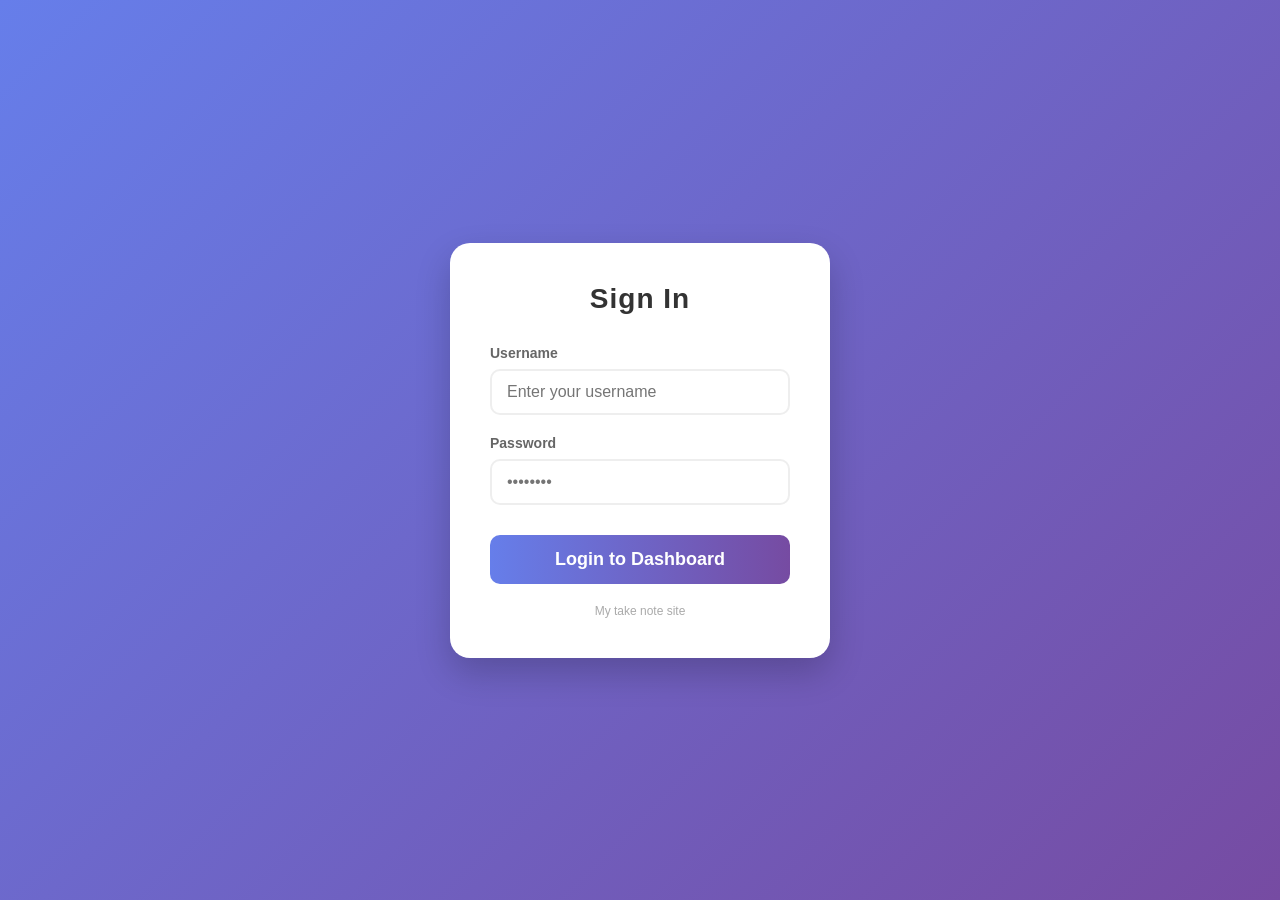
<file: templates/login.html>
<!DOCTYPE html>
<html lang="en">
<head>
    <meta charset="UTF-8">
    <meta name="viewport" content="width=device-width, initial-scale=1.0">
    <title>Login - World Tourist Admin</title>
    <style>
        /* Modern Reset and Font */
        * {
            box-sizing: border-box;
            margin: 0;
            padding: 0;
            font-family: 'Segoe UI', Tahoma, Geneva, Verdana, sans-serif;
        }

        body {
            /* Beautiful Blue-Purple Gradient */
            background: linear-gradient(135deg, #667eea 0%, #764ba2 100%);
            height: 100vh;
            display: flex;
            justify-content: center;
            align-items: center;
        }

        /* The Login Card */
        .login-card {
            background: white;
            padding: 40px;
            border-radius: 20px;
            box-shadow: 0 15px 35px rgba(0,0,0,0.2);
            width: 100%;
            max-width: 380px;
            text-align: center;
        }

        .login-card h2 {
            margin-bottom: 30px;
            color: #333;
            font-size: 28px;
            font-weight: 700;
            letter-spacing: 1px;
        }

        /* Input Grouping */
        .input-group {
            margin-bottom: 20px;
            text-align: left;
        }

        .input-group label {
            display: block;
            margin-bottom: 8px;
            color: #666;
            font-size: 14px;
            font-weight: 600;
        }

        .input-group input {
            width: 100%;
            padding: 12px 15px;
            border: 2px solid #eee;
            border-radius: 10px;
            outline: none;
            transition: 0.3s;
            font-size: 16px;
        }

        .input-group input:focus {
            border-color: #667eea;
            box-shadow: 0 0 8px rgba(102, 126, 234, 0.2);
        }

        /* The Wonderfull Button */
        .login-btn {
            width: 100%;
            padding: 14px;
            background: linear-gradient(to right, #667eea, #764ba2);
            border: none;
            border-radius: 10px;
            color: white;
            font-size: 18px;
            font-weight: 700;
            cursor: pointer;
            transition: transform 0.2s, box-shadow 0.2s;
            margin-top: 10px;
        }

        .login-btn:hover {
            transform: translateY(-2px);
            box-shadow: 0 5px 15px rgba(118, 75, 162, 0.4);
        }

        .login-btn:active {
            transform: translateY(0);
        }

        /* Small link for aesthetics */
        .footer-text {
            margin-top: 20px;
            font-size: 12px;
            color: #aaa;
        }
    </style>
</head>
<body>

    <div class="login-card">
        <h2>Sign In</h2>
        <form action="/login" method="POST">
            <div class="input-group">
                <label>Username</label>
                <input type="text" name="username" placeholder="Enter your username" required>
            </div>
            
            <div class="input-group">
                <label>Password</label>
                <input type="password" name="password" placeholder="••••••••" required>
            </div>
            
            <button type="submit" class="login-btn">Login to Dashboard</button>
        </form>
        
        <p class="footer-text">My take note site</p>
    </div>

</body>
</html>
</file>
